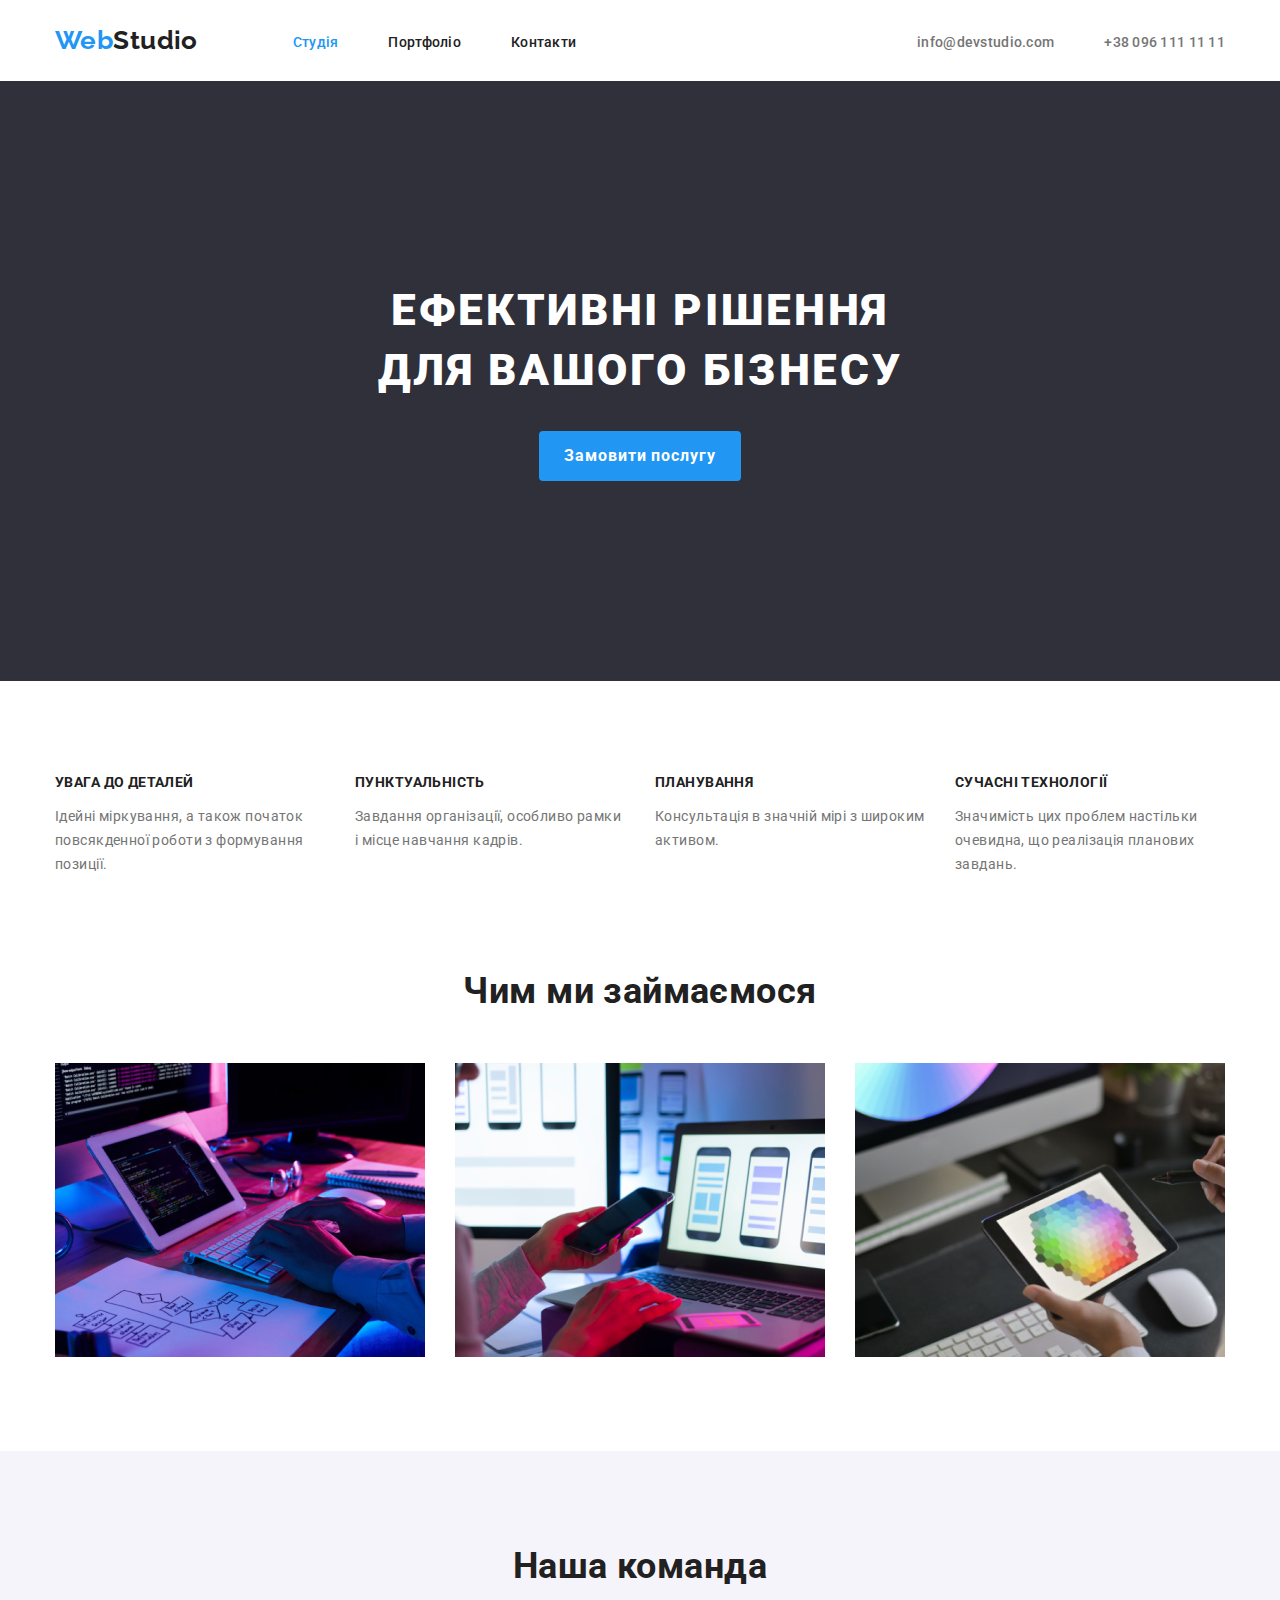
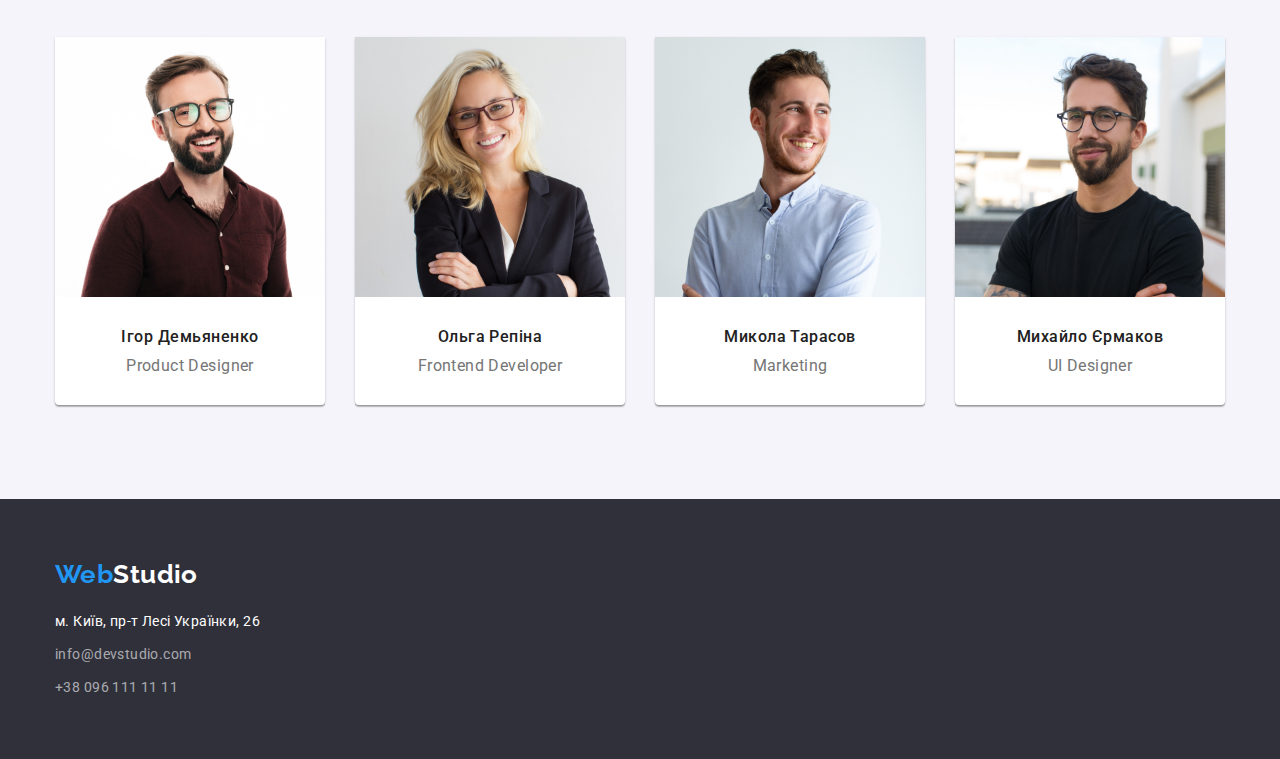
<file: index.html>
<!DOCTYPE html>
<html lang="uk">
  <head>
    <meta charset="UTF-8" />
    <meta http-equiv="X-UA-Compatible" content="IE=edge" />
    <meta name="viewport" content="width=device-width, initial-scale=1.0" />
    <title>WebStudio</title>
    <link rel="preconnect" href="https://fonts.googleapis.com" />
    <link rel="preconnect" href="https://fonts.gstatic.com" crossorigin />
    <link
      href="https://fonts.googleapis.com/css2?family=Raleway:wght@700&family=Roboto:wght@400;500;700;900&display=swap"
      rel="stylesheet"
    />
    <link rel="stylesheet" href="https://cdnjs.cloudflare.com/ajax/libs/modern-normalize/1.1.0/modern-normalize.min.css">
    <link rel="stylesheet" href="./css/styles.css" />
  </head>

  <body>
    <header class="page-header">
      <div class="page container">
        <nav class="main-nav">
          <a class="page-logo" href="./index.html"><span class="web-logo">Web</span>Studio</a>
          <ul class="site-nav list">
            <li class="item"><a href="./index.html" class="link current">Студія</a></li>
            <li class="item"><a href="./portfolio.html" class="link">Портфоліо</a></li>
            <li class="item"><a href="" class="link">Контакти</a></li>
          </ul>
        </nav>

          <ul class="auth-nav list">
            <li class="item">
              <a href="mailto:info@devstudio.com" class="link">info@devstudio.com</a>
            </li>
            <li class="item"><a href="tel:+380961111111" class="link">+38 096 111 11 11</a></li>
          </ul>
      </div>
    </header>

    <main class="main-content">
      <!--Hero-->
        <section class="section hero-section">
          <div class="container">
            <h1 class="hero-title">Ефективні рішення для вашого бізнесу</h1>
            <button class="btn" type="button">Замовити послугу</button>
          </div>
        </section>
      
      <!--Features-->
        <section class="section">
          <div class="container">
            <h2 class="section-title visually-hidden">Fetures</h2>
              <ul class="features-list">
                <li class="features-list-li">
                  <h3 class="title">Увага до деталей</h3>
                  <p class="text">Ідейні міркування, а також початок повсякденної роботи з формування позиції.</p>
                </li>
                <li class="features-list-li">
                  <h3 class="title">Пунктуальність</h3>
                  <p class="text">Завдання організації, особливо рамки і місце навчання кадрів.</p>
                </li>
                <li class="features-list-li">
                  <h3 class="title">Планування</h3>
                  <p class="text">Консультація в значній мірі з широким активом.</p>
                </li>
                <li class="features-list-li">
                  <h3 class="title">Сучасні технології</h3>
                  <p class="text">Значимість цих проблем настільки очевидна, що реалізація планових завдань.</p>
                </li>
              </ul>
          </div>
        </section>  

      <!--Work-->     
        <section class="section about">
          <div class="container">
            <h2 class="section-title work">Чим ми займаємося</h2>
              <ul class="work-list">
                <li class="work-item link"><img src="./images/work/box1.png"
                alt="бази даних" /></li>
                <li class="work-item link"><img src="./images/work/box2.png" alt="контакти" class="pic" /></li>
                <li class="work-item link"><img src="./images/work/box3.png" alt="фінансовий аналіз" class="pic" /></li>
              </ul>
            </div>
        </section>  
      
      <!--Team-->
      <section class="section team-section">
        <div class="container">
          <h2 class="section-title team">Наша команда</h2>
          <ul class="main-team list">
            <li class="team-list">
              <img
                src="./images/team/teamcard1.jpg"
                alt="Ігор Демьяненко"
                width="270"
                height="260"
                class="photo"
              />
              <h3 class="title">Ігор Демьяненко</h3>
              <p class="team-text">Product Designer</p>
            </li>
            <li class="team-list">
              <img
                src="./images/team/teamcard2.jpg"
                alt="Ольга Репіна"
                width="270"
                height="260"
                class="photo"
              />
              <h3 class="title">Ольга Репіна</h3>
              <p class="team-text">Frontend Developer</p>
            </li>
            <li class="team-list">
              <img
                src="./images/team/teamcard3.jpg"
                alt="Микола Тарасов"
                width="270"
                height="260"
                class="photo"
              />
              <h3 class="title">Микола Тарасов</h3>
              <p class="team-text">Marketing</p>
            </li>
            <li class="team-list">
              <img
                src="./images/team/teamcard4.jpg"
                alt="Михайло Єрмаков"
                width="270"
                height="260"
                class="photo"
              />
              <h3 class="title">Михайло Єрмаков</h3>
              <p class="team-text">UI Designer</p>
            </li>
          </ul>
        </div>
      </section>
    </main>

    <!--Footer-->
    <footer class="section footer-section">
      <div class="container">
        <a class="logo list" href="./index.html"><span class="web-logo">Web</span>Studio</a>
        <address class="footer-addres">
            <ul class="footer-adress-list">
              <li class="item"><a
                href="https://www.google.com.ua/maps/place/%D0%B1%D1%83%D0%BB.+%D0%9B%D0%B5%D1%81%D0%B8+%D0%A3%D0%BA%D1%80%D0%B0%D0%B8%D0%BD%D0%BA%D0%B8,+26,+%D0%9A%D0%B8%D0%B5%D0%B2,+02000/@50.4265807,30.5383858,17z/data=!3m1!4b1!4m5!3m4!1s0x40d4cf0e033ecbe9:0x57a4dffefec77da0!8m2!3d50.4265807!4d30.5383858?hl=ru"
                class="adress-link"
                >м. Київ, пр-т Лесі Українки, 26</a></li>
              <li class="item"><a href="mailto:info@devstudio.com" class="contacts-link">info@devstudio.com</a></li>
              <li class="item"><a href="tel:+380961111111" class="contacts-link">+38 096 111 11 11</a></li>
            </ul>
          </address>
      </div>
    </footer>
  </body>
</html>
</file>
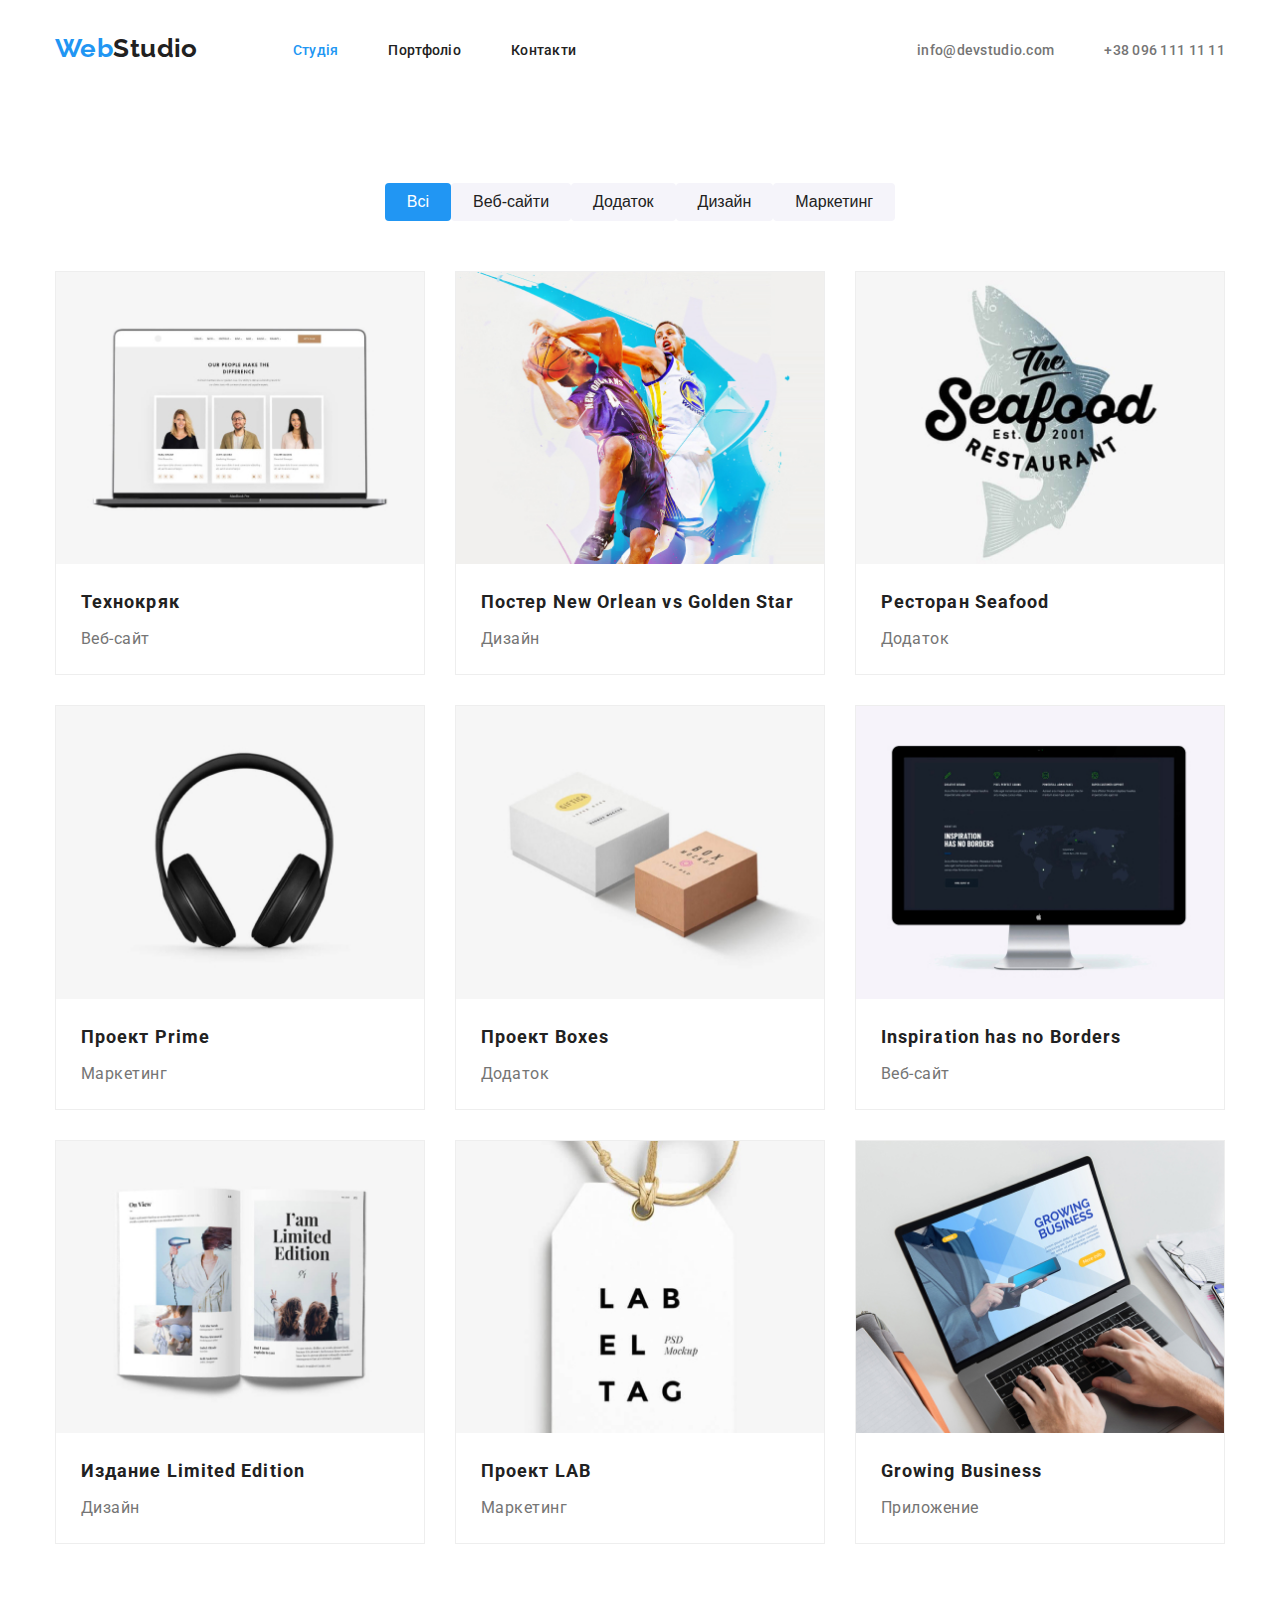
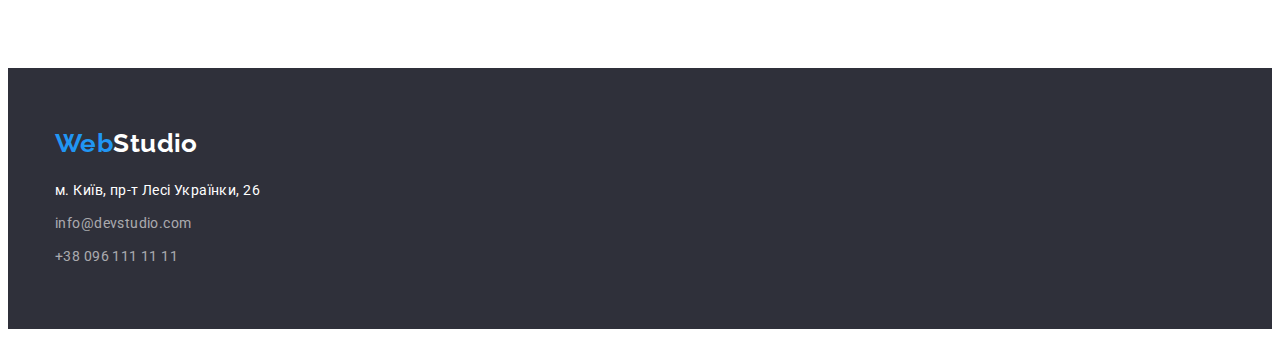
<file: portfolio.html>
<!DOCTYPE html>
<html lang="uk">
  <head>
    <meta charset="UTF-8" />
    <meta http-equiv="X-UA-Compatible" content="IE=edge" />
    <meta name="viewport" content="width=device-width, initial-scale=1.0" />
    <title>WebStudio</title>
    <link rel="preconnect" href="https://fonts.googleapis.com" />
    <link rel="preconnect" href="https://fonts.gstatic.com" crossorigin />
    <link
      href="https://fonts.googleapis.com/css2?family=Raleway:wght@700&family=Roboto:wght@400;500;700;900&display=swap"
      rel="stylesheet"
    />
    <link rel="stylesheet" href="./css/styles.css" />
  </head>

  <body>
    <header class="page-header">
      <div class="page container">
        <nav class="main-nav">
          <a class="page-logo" href="./index.html"><span class="web-logo">Web</span>Studio</a>
          <ul class="site-nav list">
            <li class="item"><a href="./index.html" class="link current">Студія</a></li>
            <li class="item"><a href="./portfolio.html" class="link">Портфоліо</a></li>
            <li class="item"><a href="" class="link">Контакти</a></li>
          </ul>
        </nav>

          <ul class="auth-nav list">
            <li class="item">
              <a href="mailto:info@devstudio.com" class="link">info@devstudio.com</a>
            </li>
            <li class="item"><a href="tel:+380961111111" class="link">+38 096 111 11 11</a></li>
          </ul>
      </div>
    </header>

    <main>
      <section class="portfolio section">
        <div class="container">
            <h1 class="portfolio-title visually-hidden">Портфоліо</h1>
            <ul class="portfolio-container list">
              <li><button class="portfolio-btn active" type="button">Всі</button></li>
              <li><button class="portfolio-btn" type="button">Веб-сайти</button></li>
              <li><button class="portfolio-btn" type="button">Додаток</button></li>
              <li><button class="portfolio-btn" type="button">Дизайн</button></li>
              <li><button class="portfolio-btn" type="button">Маркетинг</button></li>
            </ul>
        
            <ul class="flex-conteiner list">
              <li class="link">
                <img src="./images-portfolio/img.jpg" alt="Технокряк" class="photo" />
                <h3 class="list-title">Технокряк</h3>
                <p class="work-text">Веб-сайт</p>
              </li>
              <li class="link">
                <img
                src="./images-portfolio/img (1).jpg"
                alt="Постер New Orlean vs Golden Star"
                width="370"
                height="295"
                class="picture"/>
                <h3 class="list-title">Постер New Orlean vs Golden Star</h3>
                <p class="work-text">Дизайн</p>
              </li>
              <li class="link">
                <img
                src="./images-portfolio/img (2).jpg"
                alt="Ресторан Seafood"
                width="370"
                height="295"
                class="picture"
                />
                <h3 class="list-title">Ресторан Seafood</h3>
                <p class="work-text">Додаток</p>
              </li>
              <li class="link">
                <img
                src="./images-portfolio/img (3).jpg"
                alt="Проект Prime"
                width="370"
                height="295"
                class="picture"
                />
                <h3 class="list-title">Проект Prime</h3>
                <p class="work-text">Маркетинг</p>
              </li>
              <li class="link">
                <img
                src="./images-portfolio/img (4).jpg"
                alt="Проект Boxes"
                width="370"
                height="295"
                class="picture"
                />
                <h3 class="list-title">Проект Boxes</h3>
                <p class="work-text">Додаток</p>
              </li>
              <li class="link">
                <img
                src="./images-portfolio/img (5).jpg"
                alt="Inspiration has no Borders"
                width="370"
                height="295"
                class="picture"
                />
                <h3 class="list-title">Inspiration has no Borders</h3>
                <p class="work-text">Веб-сайт</p>
              </li>
              <li class="link">
                <img
                src="./images-portfolio/img (7).jpg"
                alt="Издание Limited Edition"
                width="370"
                height="295"
                class="picture"
                >
                <h3 class="list-title">Издание Limited Edition</h3>
                <p class="work-text">Дизайн</p>
              </li>
              <li class="link">
                <img
                src="./images-portfolio/img (8).jpg"
                alt="Проект LAB"
                width="370"
                height="295"
                class="picture"
                />
                <h3 class="list-title">Проект LAB</h3>
                <p class="work-text">Маркетинг</p>
              </li>
              <li class="link">
                <img
                src="./images-portfolio/img (9).jpg"
                alt="Growing Business"
                width="370"
                height="295"
                class="picture"
                />
                <h3 class="list-title">Growing Business</h3>
                <p class="work-text">Приложение</p>
              </li>
            </ul>
        </div>
      </section>
    </main>

    <footer class="section footer-section">
      <div class="container">
        <a class="logo list" href="./index.html"><span class="web-logo">Web</span>Studio</a>
        <address class="footer-addres">
            <ul class="footer-adress-list">
              <li class="item"><a
                href="https://www.google.com.ua/maps/place/%D0%B1%D1%83%D0%BB.+%D0%9B%D0%B5%D1%81%D0%B8+%D0%A3%D0%BA%D1%80%D0%B0%D0%B8%D0%BD%D0%BA%D0%B8,+26,+%D0%9A%D0%B8%D0%B5%D0%B2,+02000/@50.4265807,30.5383858,17z/data=!3m1!4b1!4m5!3m4!1s0x40d4cf0e033ecbe9:0x57a4dffefec77da0!8m2!3d50.4265807!4d30.5383858?hl=ru"
                class="adress-link"
                >м. Київ, пр-т Лесі Українки, 26</a></li>
              <li class="item"><a href="mailto:info@devstudio.com" class="contacts-link">info@devstudio.com</a></li>
              <li class="item"><a href="tel:+380961111111" class="contacts-link">+38 096 111 11 11</a></li>
            </ul>
          </address>
      </div>
    </footer>
  </body>
</html>
</file>
<file: css/styles.css>
/* index.html css */
:root {
    --primary-text-color: #757575;
    --secondary-text-color: #212121;
    --accent-color: #2196F3;
    --secondary-background-color: #FFFFFF;
}

/* reset */
html {
	box-sizing: border-box;
}
*,
*::after,
*::before {
	box-sizing: inherit;
}

h1,
h2,
h3,
h4,
h5,
h6,
p {
	margin-top: 0;
}

.ul {
	list-style: none;
	padding-left: 0;
    padding: 0;
	margin: 0;
}

.a {
	text-decoration: none;
	color: inherit;
}

img {
	display: block;
	max-width: 100%;
	height: auto;
}

.list {
    padding: 0;
    margin: 0;
    
    list-style: none;
}

body {
    font-family: Roboto, sans-serif; 
    font-size: 14px;
    letter-spacing: 0.03em;
    color: var(--primary-text-color);
    background-color: var(--secondary-background-color);
}

.section {
    padding-bottom: 94px;
    padding-top: 94px;
   }

.page-header {
    background-color: var(--secondary-background-color);
}

.container {
    width: 1200px;
    padding-left: 15px;
    padding-right: 15px;
    margin-left: auto;
    margin-right: auto;
}

/* main-nav */
.page {
    display: flex;
}

.main-nav  {
    display: flex;
    align-items: center;
    margin-right: auto;
   }

/* logo */
.page-logo {
    display: flex;
    margin-right: 95px;

    color: var(--secondary-text-color); 
    font-family: 'Raleway', serif;
    font-weight: 700;
    font-size: 26px;
    line-height: 1.20;
    text-decoration: none;
}

.page-logo:hover,
.page-logo:focus {
    color: #292929;   
}

.web-logo {
    color: var(--accent-color);
}

/* site nav */
.link {
    text-decoration: none;
}

.site-nav {
    display: flex;
}

.site-nav .item + .item {
    margin-left: 50px   ;
}

.site-nav .link {
    display: block;
    padding-top: 35px;
    padding-bottom: 30px;

    color: var(--secondary-text-color);
    font-weight: 500;
    font-size: 14px;
    line-height: 1.07;
    letter-spacing: 0.02em;
    text-decoration: none;
    }

.site-nav .link:hover,
.site-nav .link:focus {
    color: var(--accent-color);
}

.site-nav .link.current {
    color: var(--accent-color);
}

/* auth-nav */
.auth-nav {
    display: flex;
}

.auth-nav .link {
    display: block;
    padding-top: 35px;
    padding-bottom: 30px;

    color: #757575;
    font-weight: 500;
    font-size: 14px;
    line-height: 1.14;
    letter-spacing: 0.02em;
    text-decoration: none; 
}

.auth-nav .item + .item {
    margin-left: 50px;
}

 .auth-nav .link:hover,
 .auth-nav .link:focus {
    color: var(--accent-color);
 }

/* Hero */
.main-contenet {
    margin-bottom: 0;
}

.hero-section {
    padding-top: 200px;
    padding-bottom: 200px;
    text-align: center;
    background-color: #2F303A;
}

.hero-title {
    width: 600px;
    margin-bottom: 30px;
    margin-left: auto;
    margin-right: auto;

    font-weight: 900;
    font-size: 44px;
    line-height: 1.36;
    text-align: center;
    letter-spacing: 0.06em;
    text-transform: uppercase;
    color: var(--secondary-background-color);
}

.btn {
    padding: 10px 25px;

    font-weight: 700;
    font-size: 16px;
    line-height: 1.88;
    border: none;
    align-items: center;
    text-align: center;
    border-radius: 4px;
    letter-spacing: 0.06em;
    cursor: pointer;
    color: var(--secondary-background-color);
    background: var(--accent-color);
}

.btn:hover,
.btn:focus {
    background:var(--accent-color);
    box-shadow: 0px 4px 4px rgba(0, 0, 0, 0.15);
    border-radius: 4px; 
}

/* features */
.section-title {
    text-align: center;
    font-weight: 700;
    font-size: 36px;
    line-height: 1.17;
    color: var(--secondary-text-color);
}

.features-list {
    padding: 0;
    margin: 0;
    display: flex;
    list-style: none;
}

 /*прихований заголовок*/
 .visually-hidden {
    position: absolute;
    width: 1px;
    height: 1px;
    margin: -1px;
    border: 0;
    padding: 0;
    white-space: nowrap;
    clip-path: inset(100%);
    clip: rect(0 0 0 0);
    overflow: hidden;
 }

 .features-list-li {
    width: 270px;
 }

 .features-list .features-list-li + .features-list-li {
    margin-left: 30px;
 }

.title {
    font-size: 14px;
    font-weight: 700;
    line-height: 1.14;
    list-style: none;
    color: var(--secondary-text-color);
    text-transform: uppercase;
}

.text {
    margin-top: 0;
    margin-bottom: 0;
    
    font-size: 14px;
    line-height: 1.71;
}

/* work */
.about {
    padding-top: 0;
}
.work .link {
    display: flex;
    flex-direction: row;
    background: url(creative-artist-web-design-with-working-colour-selection-graphic-tablet_35674-1119.jpg);
}

.work-list {
    display: flex;
    margin-top: 0;
    margin-bottom: 0;
    padding: 0%;

    list-style: none;
}

.work-list .link + .link {
    margin-left: 30px;
}

.work-list .link + .link:not(:last-child) {
    margin-left: 30px;
}

.work {
    margin-top: 0;
    margin-bottom: 50px;
}

.work-item {
   display: block;
   max-width: 100%; 
   height: auto;
}

/* team */
.team-section {
    margin-top: 0;
    margin-bottom: 0;
    background-color: #F5F4FA;
}

.section-title {
    margin-bottom: 50px; 
}

.main-team .team-list + .team-list {
    margin-left: 30px;
}

.team {
    background-color: #F5F4FA;
    border-radius: 0px;
}

.main-team {
    display: flex;
    padding-left: 0;
}

.team-list {
    background: #FFFFFF;
    box-shadow: 0px 1px 3px rgba(0, 0, 0, 0.12), 0px 1px 1px rgba(0, 0, 0, 0.14), 0px 2px 1px rgba(0, 0, 0, 0.2);
    border-radius: 0px 0px 4px 4px;
}

.team-text {
    padding-bottom: 30px;
    margin-bottom: 0;

    font-size: 16px;
    line-height: 1.19;
    text-align: center;
    color: var(--primary-text-color);
}

.team-list .title {
    padding-top: 30px;
    margin-bottom: 10px;

    font-weight: 500;
    font-size: 16px;
    line-height: 1.19;
    text-align: center;
    letter-spacing: 0.03em;
    text-transform: none;
    color: var(--secondary-text-color);
}

.photo {
    background-color: var(--primary-text-color);
}

/* footer */
.footer-section {
    padding-top: 60px;
    padding-bottom: 60px;
    margin-top: 0;
    margin-top: 0;
    background-color: #2F303A;
}

.logo {
    margin-bottom: 20px;
    font-family: 'Raleway';
    font-weight: 700;
    font-size: 26px;
    line-height: 1.19;
    text-decoration: none;
    color: var(--secondary-background-color);
}

.footer-addres {
    margin-top: 20px;
}

.footer-adress-list {
    padding-left: 0;
    margin-top: 0;   
    margin-bottom: 0; 
    list-style: none;
}

.footer-adress .list {
    margin-right: 0;
}

.footer-adress-list .item {
    margin-bottom: 9px;
}

.footer-adress-list .item:last-child {
    margin-bottom: 0;
}

.adress-link,
.contacts-link {
    font-style: normal;
    line-height: 1.71;
    text-decoration: none;
    color: var(--secondary-background-color) 
}

.contacts-link {
    color: rgba(255, 255, 255, 0.6);
}

.contacts-link:hover,
.contacts-link:focus {
    color:var(--accent-color);
}

/* potfolio/css */
.portfolio-container {
    display: flex;
    margin-top: 0;
    margin-bottom: 50px;
    justify-content: center;
    
}

.portfolio-btn {
    padding: 6px 22px;
    font-weight: 500;
    font-size: 16px;
    border-radius: 4px;

    line-height: 1.63;
    text-align: center;
    cursor: pointer;
    color: var(--secondary-text-color);
    background-color: #F5F4FA;
    border: transparent;
}

.portfolio-btn + .portfolio-btn {
    margin-left: 8px;
}

 .portfolio-btn:hover,
 .portfolio-btn:focus {
    color: #F5F4FA;
    background: #2196F3;
    box-shadow: 0px 3px 1px rgba(0, 0, 0, 0.1), 0px 1px 2px rgba(0, 0, 0, 0.08), 0px 2px 2px rgba(0, 0, 0, 0.12);
    border-radius: 4px;
 }

 .portfolio-btn.active {
    background-color: var(--accent-color);
    color: var(--secondary-background-color);
 }

.flex-conteiner {
    display: flex;
    flex-wrap: wrap;
    margin-top: 0;
    width: 1200px;
 }
 
.work-text {
    padding-bottom: 20px;
    margin-bottom: 0;

    font-size: 16px;
    line-height: 30px;
    letter-spacing: 0.03em;
    color: var(--primary-text-color);
}

.work-text,
.list-title {
    padding-right: 25px;
    padding-left: 25px;
}

.list-title {
    padding-top: 20px;
    margin-bottom: 4px;
    
    font-size: 18px;
    line-height: 36px;
    letter-spacing: 0.06em;
    color: var(--secondary-text-color);
}

 .flex-conteiner .link {
    width: 370px;

    margin-right: 30px;
    margin-bottom:                                                                                                                                                                                                                                                                                                                                                      30px;
    border: 1px solid #EEEEEE;;
    background-color: var(--secondary-background-color);
}

.flex-conteiner:nth-child(3n) {
    margin-right: 0;
}

.flex-conteiner:nth-last-child(-n + 3) {
    margin-bottom: 0;
}
</file>
